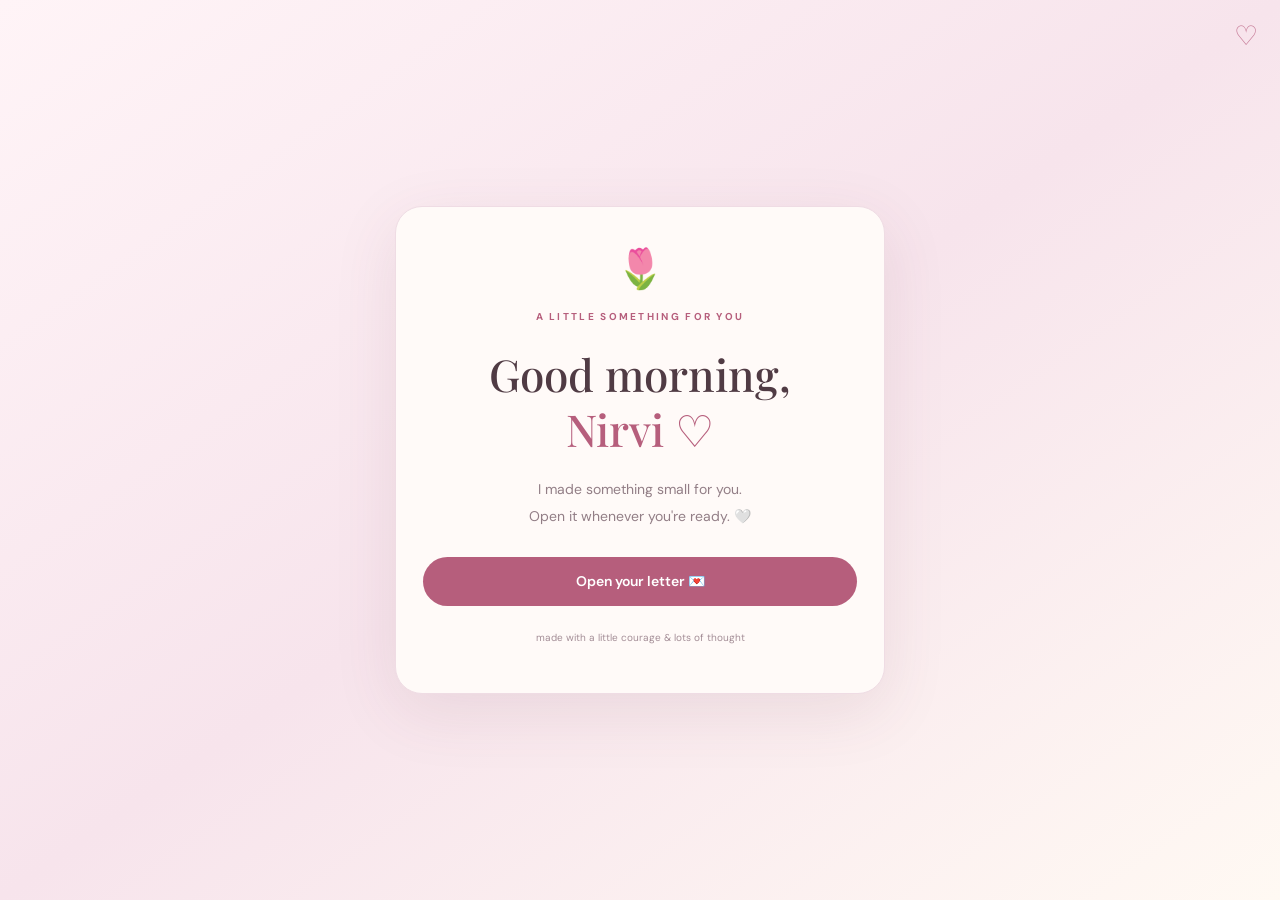
<file: index.html>
<!DOCTYPE html>
<html lang="en">
<head>
  <meta charset="UTF-8">
  <meta name="viewport" content="width=device-width, initial-scale=1">
  <meta name="theme-color" content="#fff4f7">
  <title>Good Morning, Nirvi ♡</title>
  <link rel="stylesheet" href="./style.css">
</head>
<body>
  <main class="card">
    <div class="flower">🌷</div>
    <p class="eyebrow">A LITTLE SOMETHING FOR YOU</p>
    <h1>Good morning,<br><span>Nirvi ♡</span></h1>
    <p class="intro">
      I made something small for you.<br>
      Open it whenever you're ready. 🤍
    </p>

    <a class="button" href="./letter.html">Open your letter 💌</a>

    <p class="tiny">made with a little courage & lots of thought</p>
  </main>
  <div class="floating-heart" aria-hidden="true">♡</div>
</body>
</html>
</file>
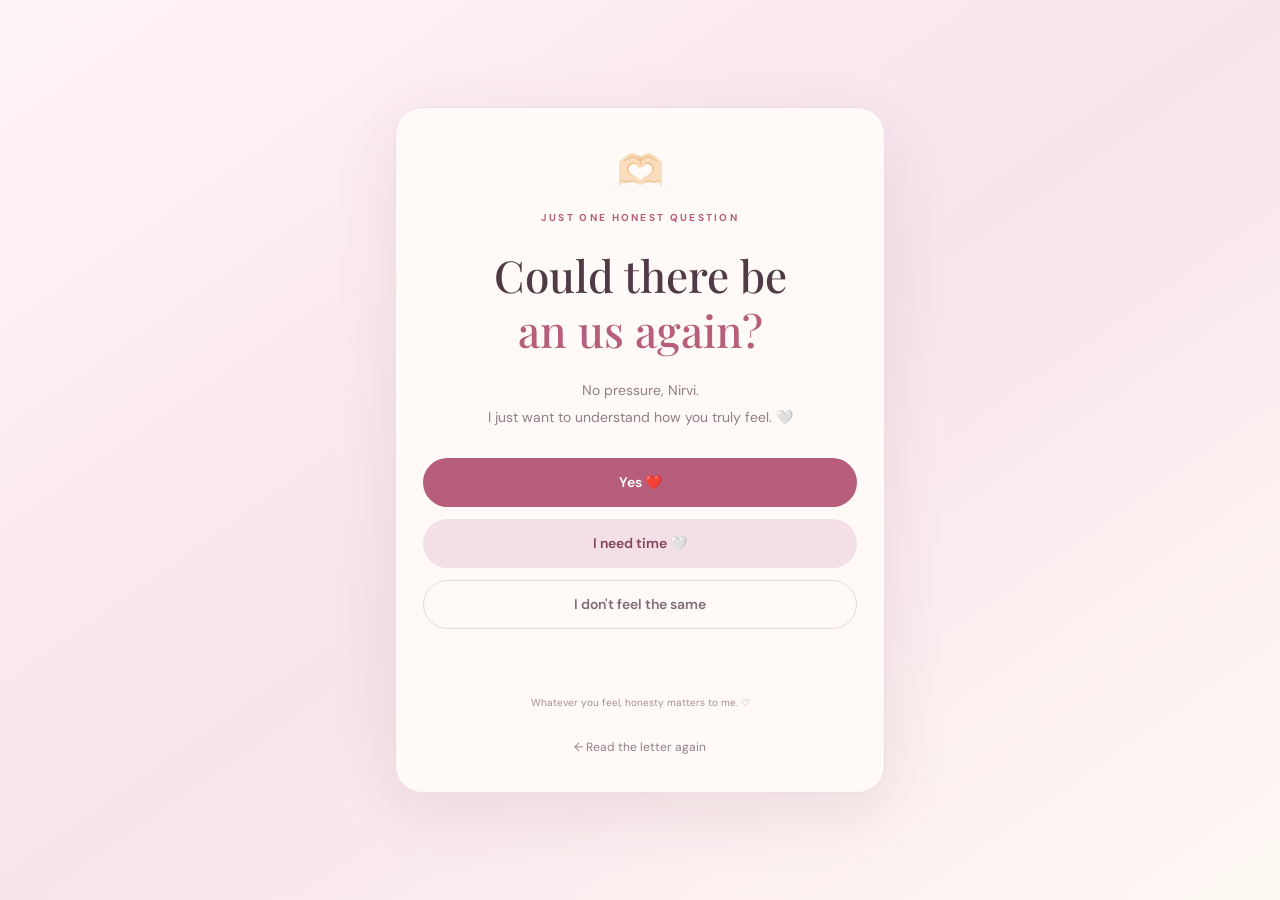
<file: answer.html>
<!DOCTYPE html>
<html lang="en">
<head>
  <meta charset="UTF-8">
  <meta name="viewport" content="width=device-width, initial-scale=1">
  <meta name="theme-color" content="#fff4f7">
  <title>One Honest Answer ♡</title>
  <link rel="stylesheet" href="./style.css">
  <script src="./script.js" defer></script>
</head>
<body>
  <main class="card">
    <div class="flower">🫶🏻</div>
    <p class="eyebrow">JUST ONE HONEST QUESTION</p>
    <h1>Could there be<br><span>an us again?</span></h1>

    <p class="intro">
      No pressure, Nirvi.<br>
      I just want to understand how you truly feel. 🤍
    </p>

    <div class="choices">
      <button type="button" class="button" data-choice="yes">Yes ❤️</button>
      <button type="button" class="button secondary" data-choice="time">I need time 🤍</button>
      <button type="button" class="button tertiary" data-choice="no">I don't feel the same</button>
    </div>

    <p id="answer" class="response" role="status" aria-live="polite"></p>
    <p class="tiny">Whatever you feel, honesty matters to me. ♡</p>
    <a class="back-link" href="./letter.html">← Read the letter again</a>
  </main>
</body>
</html>
</file>
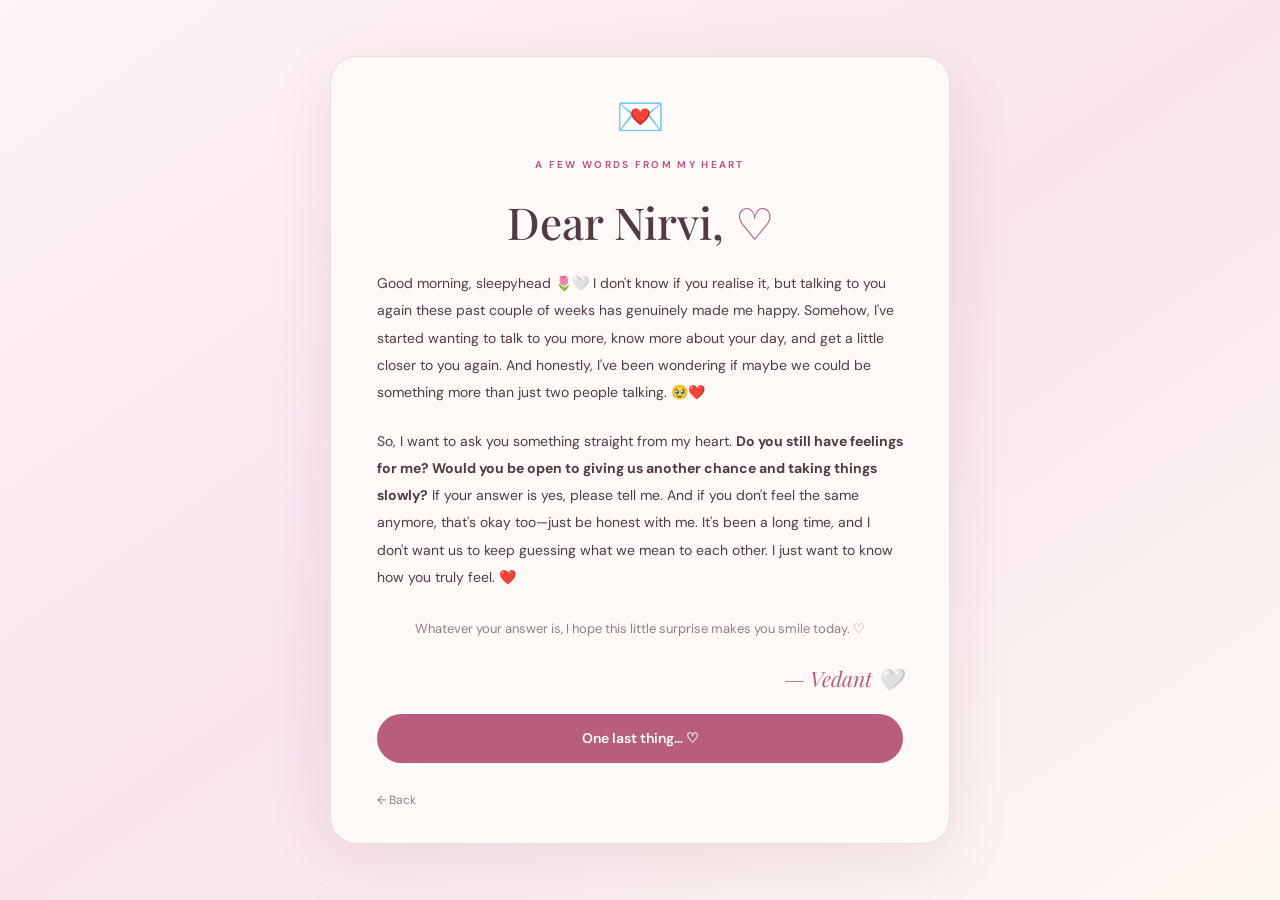
<file: letter.html>
<!DOCTYPE html>
<html lang="en">
<head>
  <meta charset="UTF-8">
  <meta name="viewport" content="width=device-width, initial-scale=1">
  <meta name="theme-color" content="#fff4f7">
  <title>A Letter for Nirvi ♡</title>
  <link rel="stylesheet" href="./style.css">
</head>
<body>
  <main class="card letter-card">
    <div class="flower centered">💌</div>
    <p class="eyebrow centered">A FEW WORDS FROM MY HEART</p>
    <h1 class="centered">Dear Nirvi, <span>♡</span></h1>

    <p class="letter-text">
      Good morning, sleepyhead 🌷🤍 I don't know if you realise it,
      but talking to you again these past couple of weeks has genuinely
      made me happy. Somehow, I've started wanting to talk to you more,
      know more about your day, and get a little closer to you again.
      And honestly, I've been wondering if maybe we could be something
      more than just two people talking. 🥹❤️
    </p>

    <p class="letter-text">
      So, I want to ask you something straight from my heart.
      <strong>Do you still have feelings for me? Would you be open to
      giving us another chance and taking things slowly?</strong>
      If your answer is yes, please tell me. And if you don't feel the
      same anymore, that's okay too—just be honest with me. It's been
      a long time, and I don't want us to keep guessing what we mean
      to each other. I just want to know how you truly feel. ❤️
    </p>

    <p class="signoff">
      Whatever your answer is, I hope this little surprise makes you smile today. ♡
    </p>
    <p class="signature">— Vedant 🤍</p>

    <a class="button" href="./answer.html">One last thing… ♡</a>
    <a class="back-link" href="./index.html">← Back</a>
  </main>
</body>
</html>
</file>
<file: style.css>
@import url('https://fonts.googleapis.com/css2?family=DM+Sans:wght@400;500;600;700&family=Playfair+Display:ital,wght@0,500;0,600;1,500&display=swap');

:root {
  --pink: #b65e7c;
  --pink-light: #f4dfe7;
  --text: #503b44;
  --muted: #927e86;
  --paper: #fffaf8;
}

* {
  box-sizing: border-box;
}

html {
  min-height: 100%;
}

body {
  min-height: 100vh;
  margin: 0;
  padding: 24px 15px;
  display: flex;
  justify-content: center;
  align-items: center;
  font-family: 'DM Sans', sans-serif;
  color: var(--text);
  background: linear-gradient(145deg, #fff4f7, #f7e4ec, #fff9f3);
}

.card {
  width: 100%;
  max-width: 490px;
  padding: 36px 27px;
  background: var(--paper);
  border: 1px solid #efdce4;
  border-radius: 27px;
  text-align: center;
  box-shadow: 0 18px 65px rgba(110, 58, 79, 0.10);
  animation: appear .45s ease both;
}

.letter-card {
  max-width: 620px;
  text-align: left;
  padding: 34px clamp(21px, 5vw, 46px);
}

.flower {
  margin-bottom: 14px;
  font-size: 39px;
}

.centered {
  text-align: center;
}

.eyebrow {
  color: var(--pink);
  font-size: 10px;
  font-weight: 700;
  letter-spacing: 2.3px;
  line-height: 1.8;
}

h1 {
  margin: 20px 0;
  font-family: 'Playfair Display', Georgia, serif;
  font-size: clamp(32px, 7vw, 44px);
  line-height: 1.25;
  font-weight: 500;
}

h1 span {
  color: var(--pink);
}

.intro {
  margin: 20px 0 27px;
  color: var(--muted);
  font-size: 14px;
  line-height: 1.9;
}

.button {
  display: flex;
  width: 100%;
  min-height: 49px;
  margin: 12px 0;
  padding: 14px 18px;
  align-items: center;
  justify-content: center;
  border: 0;
  border-radius: 40px;
  background: var(--pink);
  color: white;
  font: 600 14px 'DM Sans', sans-serif;
  text-align: center;
  text-decoration: none;
  cursor: pointer;
  transition: transform .2s, opacity .2s;
}

.button:hover {
  transform: translateY(-2px);
}

.button:active {
  transform: scale(.98);
}

.secondary {
  background: var(--pink-light);
  color: #82445c;
}

.tertiary {
  border: 1px solid #ead6df;
  background: transparent;
  color: #806d75;
}

.letter-text {
  margin: 21px 0;
  font-size: 14px;
  line-height: 1.95;
  overflow-wrap: anywhere;
}

.signoff {
  margin-top: 26px;
  color: var(--muted);
  font-size: 13px;
  line-height: 1.9;
  text-align: center;
}

.signature {
  margin: 22px 0;
  color: var(--pink);
  font: italic 21px 'Playfair Display', Georgia, serif;
  text-align: right;
}

.tiny {
  margin-top: 23px;
  color: #a38d96;
  font-size: 10px;
  line-height: 1.8;
}

.back-link {
  display: inline-block;
  margin-top: 17px;
  color: var(--muted);
  font-size: 12px;
  text-decoration: none;
}

.back-link:hover {
  color: var(--pink);
}

.choices {
  margin-top: 25px;
}

.response {
  min-height: 24px;
  margin-top: 18px;
  color: var(--pink);
  font-size: 13px;
  line-height: 1.8;
  overflow-wrap: anywhere;
}

button:disabled {
  cursor: wait;
  opacity: .65;
}

.floating-heart {
  position: fixed;
  top: 18px;
  right: 22px;
  color: #c77d99;
  font-size: 27px;
  pointer-events: none;
}

@keyframes appear {
  from { opacity: 0; transform: translateY(9px); }
  to { opacity: 1; transform: translateY(0); }
}

@media (max-width: 420px) {
  body {
    padding: 15px 11px;
  }

  .card {
    padding: 29px 21px;
    border-radius: 23px;
  }

  .letter-card {
    padding: 26px 21px;
  }

  .letter-text {
    font-size: 13px;
    line-height: 1.9;
  }
}

@media (prefers-reduced-motion: reduce) {
  *, *::before, *::after {
    animation-duration: .01ms !important;
    transition-duration: .01ms !important;
    scroll-behavior: auto !important;
  }
}
</file>
